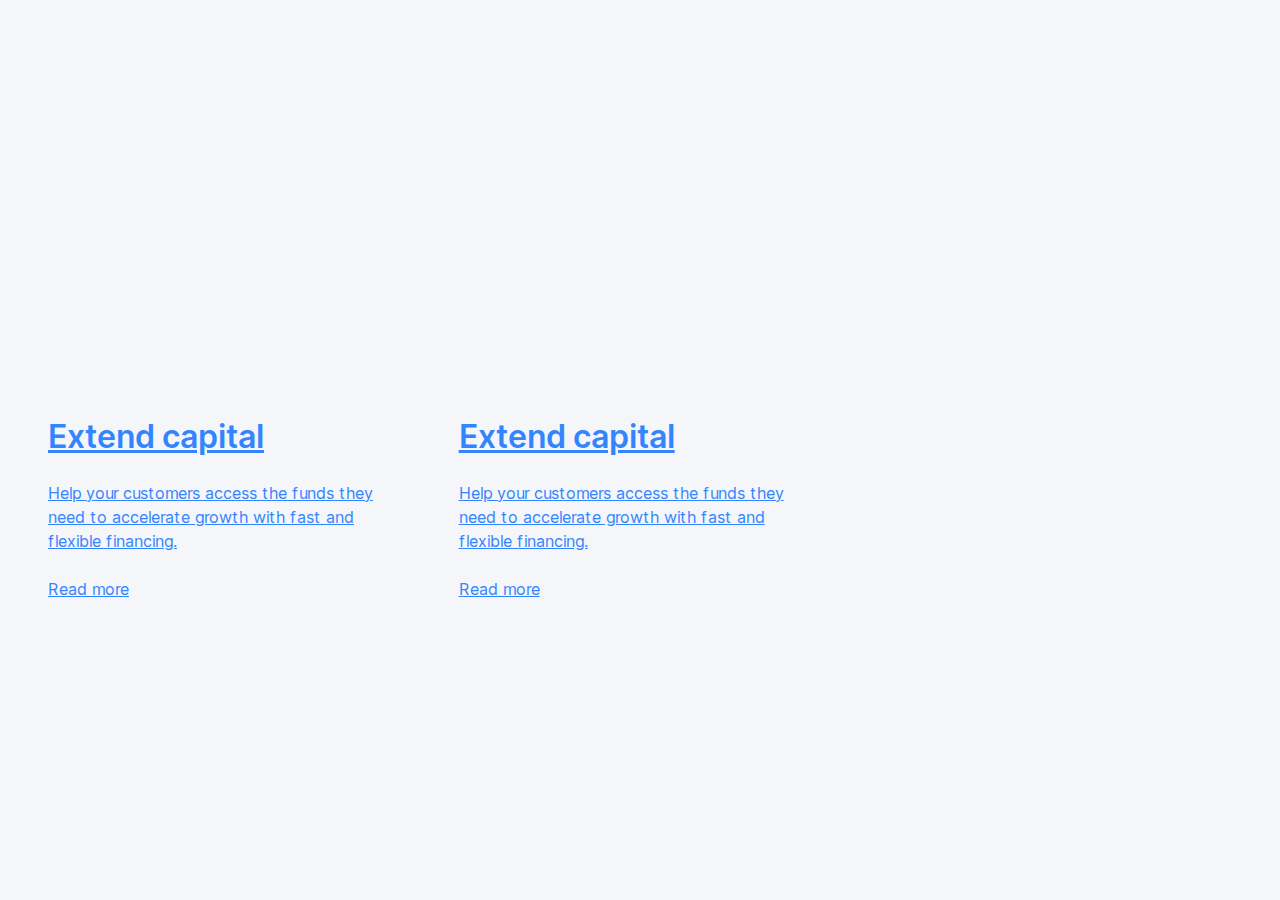
<file: cards.html>
<!doctype html>
<html lang="en">
    <head>
        <meta charset="utf-8">
        <meta http-equiv="x-ua-compatible" content="ie=edge">
        <title>Blockport - Sign in</title>
        <meta name="description" content="This is my HTML5 boilerplate.">
        <meta name="viewport" content="width=device-width, initial-scale=1.0">
        <meta name="msapplication-TileColor" content="#3385FF">
        <meta name="theme-color" content="#3385FF">

        <link rel="apple-touch-icon" sizes="180x180" href="apple-touch-icon.png">
        <link rel="icon" type="image/png" sizes="32x32" href="favicon-32x32.png">
        <link rel="icon" type="image/png" sizes="16x16" href="favicon-16x16.png">
        <link rel="manifest" href="site.webmanifest">
        <link rel="mask-icon" href="safari-pinned-tab.svg" color="#3385FF">

        <link rel="stylesheet" href="css/normalize.css">
		<link rel="stylesheet" href="css/screen.css">
    </head>
    <body>
        <section class="o-row o-row--lg o-row--login">
            <div class="o-container">
                <div class="o-layout o-layout--gutter-lg">
                    <div class="o-layout__item u-1-of-3-bp3">
                        <a href="#!" class="c-tent">
                            <div class="c-tent__icon-wrapper">
                                <svg class="c-tent__icon c-icon" xmlns="http://www.w3.org/2000/svg" viewBox="0 0 48 48">
                                    <g fill="none" fill-rule="evenodd">
                                        <circle class="c-icon__path c-icon__path--color-1" cx="24" cy="24" r="23"></circle>
                                        <path class="c-icon__path c-icon__path--color-2" d="M23.03 36v-3.74a11.64 11.64 0 0 1-3.77-1.07v-3.07a8.36 8.36 0 0 0 4.56 1.5c1.67 0 2.82-.86 2.82-2.11 0-3.15-7.64-1.62-7.64-7.12 0-2.25 1.59-3.94 4.03-4.48V12h2.84v3.74c1.1.1 2.23.38 3.36.9v2.98a8 8 0 0 0-4.15-1.25c-1.6 0-2.72.77-2.72 1.97 0 3 7.64 1.46 7.64 7.11 0 2.33-1.62 4.1-4.13 4.66V36h-2.84z">
                                        </path>
                                    </g>
                                </svg>
                            </div>
                            <div class="c-tent__body">
                                <div class="c-tent__content">
                                    <h2 class="c-tent__title">
                                        Extend capital
                                    </h2>
                                    <p>
                                        Help your customers access the funds they need to accelerate growth with fast and flexible financing.
                                    </p>
                                </div>
                                <div class="c-tent__action">
                                    Read more
                                </div>
                            </div>                           
                        </a>
                    </div>
                    <div class="o-layout__item u-1-of-3-bp3">
                        <a href="#!" class="c-tent">
                            <div class="c-tent__icon-wrapper">
                                <svg class="c-tent__icon c-icon" xmlns="http://www.w3.org/2000/svg" viewBox="0 0 48 48">
                                    <g fill="none" transform="translate(1 8)">
                                        <path class="c-icon__path c-icon__path--color-1"
                                            d="M44,32 L13,32 C11.8954305,32 11,31.1045695 11,30 L11,19.2 L33.455,19.2 L33.455,18 L46,18 L46,30 C46,31.1045695 45.1045695,32 44,32 Z M33.455,9 L44,9 C45.1045695,9 46,9.8954305 46,11 L46,13 L33.455,13 L33.455,9 Z">
                                        </path>
                                        <path class="c-icon__path c-icon__path--color-2"
                                            d="M33,23 L2,23 C0.8954305,23 0,22.1045695 0,21 L0,2 C0,0.8954305 0.8954305,0 2,0 L33,0 C34.1045695,0 35,0.8954305 35,2 L35,21 C35,22.1045695 34.1045695,23 33,23 Z M10,7 C10,6.44771525 9.55228475,6 9,6 L4,6 C3.44771525,6 3,6.44771525 3,7 L3,10 C3,10.5522847 3.44771525,11 4,11 L9,11 C9.55228475,11 10,10.5522847 10,10 L10,7 Z">
                                        </path>
                                    </g>
                                </svg>
                            </div>
                            <div class="c-tent__body">
                                <div class="c-tent__content">
                                    <h2 class="c-tent__title">
                                        Extend capital
                                    </h2>
                                    <p>
                                        Help your customers access the funds they need to accelerate growth with fast and flexible financing.
                                    </p>
                                </div>
                                <div class="c-tent__action">
                                    Read more
                                </div>
                            </div>                           
                        </a>
                    </div>
                </div>                
            </div>
        </section>
    </body>
</html>
</file>
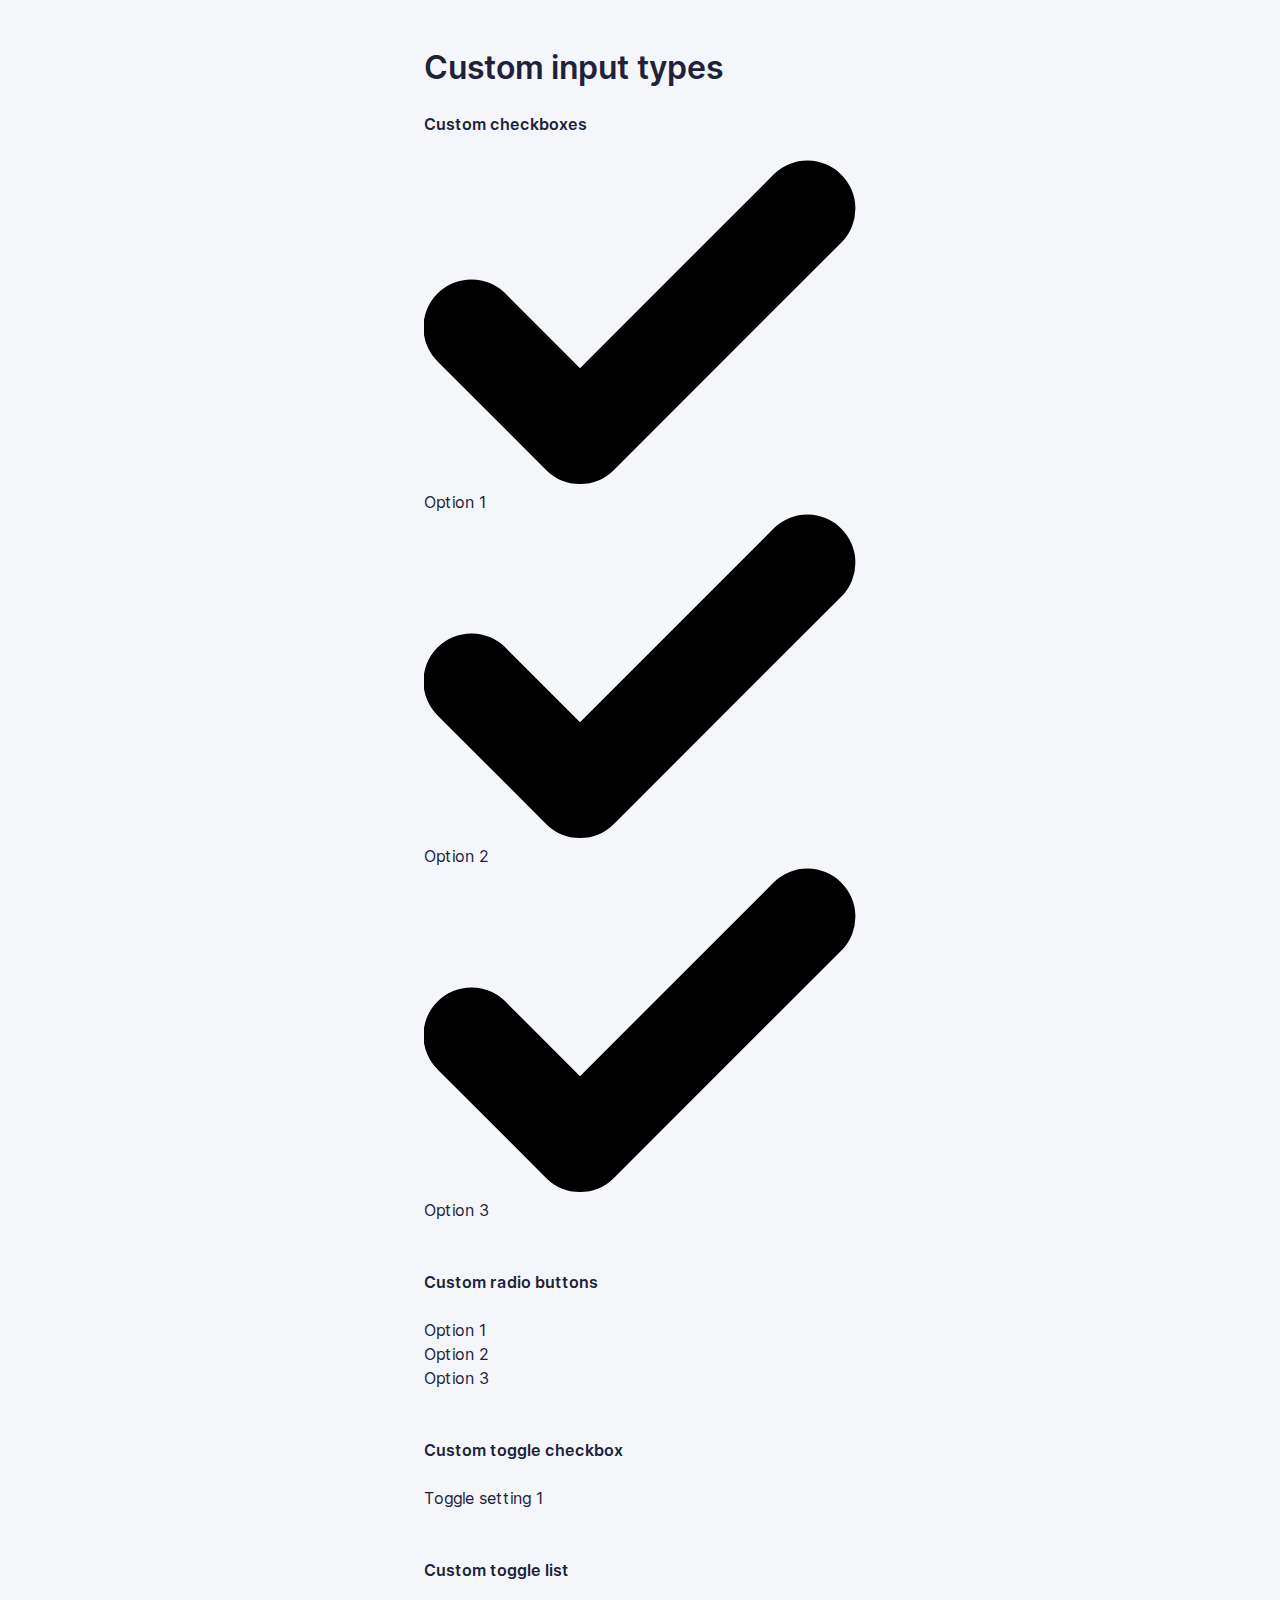
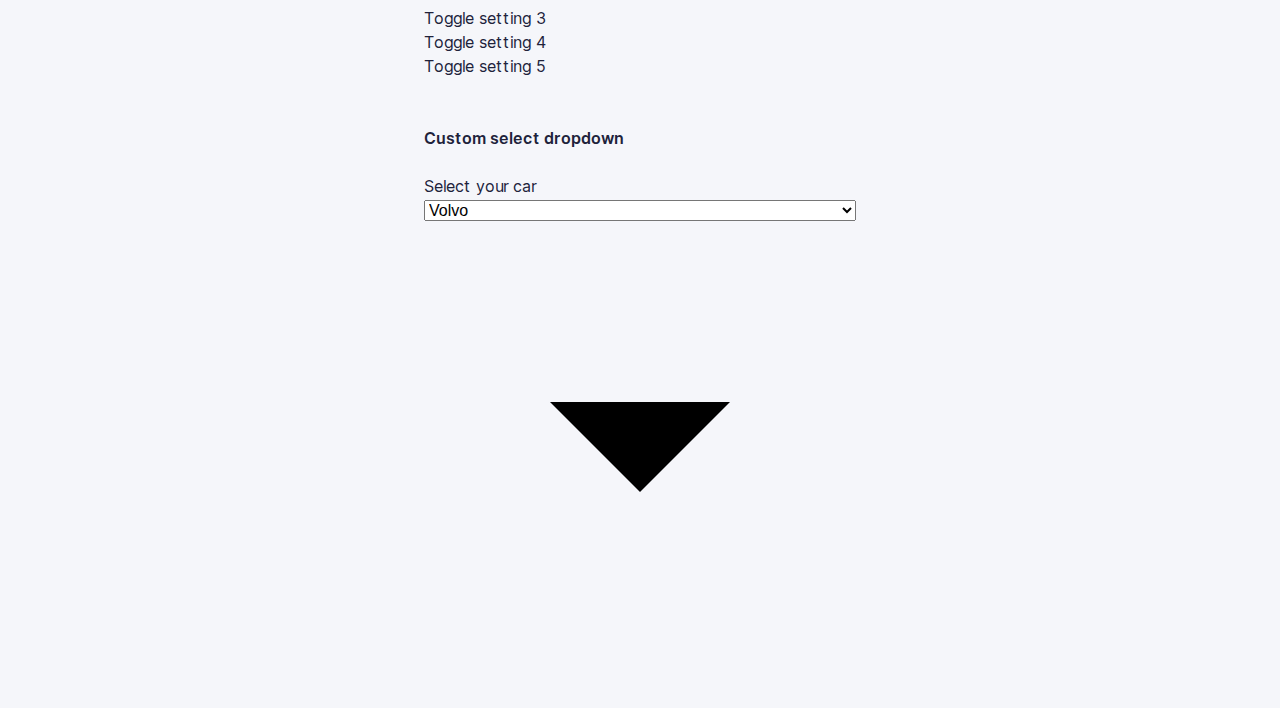
<file: inputs.html>
<!DOCTYPE html>
<html lang="en">

<head>
  <meta charset="utf-8" />
  <meta http-equiv="x-ua-compatible" content="ie=edge" />
  <title>Blockport - Custom input types</title>
  <meta name="description" content="This is my HTML5 boilerplate." />
  <meta name="viewport" content="width=device-width, initial-scale=1.0" />
  <meta name="msapplication-TileColor" content="#3385FF" />
  <meta name="theme-color" content="#3385FF" />

  <link rel="apple-touch-icon" sizes="180x180" href="apple-touch-icon.png" />
  <link rel="icon" type="image/png" sizes="32x32" href="favicon-32x32.png" />
  <link rel="icon" type="image/png" sizes="16x16" href="favicon-16x16.png" />
  <link rel="manifest" href="site.webmanifest" />
  <link rel="mask-icon" href="safari-pinned-tab.svg" color="#3385FF" />

  <link rel="stylesheet" href="/css/normalize.css" />
  <link rel="stylesheet" href="/css/screen.css" />
</head>

<body>
  <section class="o-row o-row--lg o-row--login o-row--beta">
    <div class="o-container u-max-width-xs">
      <form class="c-card" action="#">
        <div class="c-card__body">
          <h2 class="c-card__title">Custom input types</h2>
          <div class="o-section">
            <!-- Custom checkboxes -->
            <h5>Custom checkboxes</h5>
            <ul class="o-list c-option-list">
              <li class="c-form-field c-form-field--option c-option-list__item">
                <input class="o-hide-accessible c-option c-option--hidden" type="checkbox" id="checkbox1" checked />
                <label class="c-label c-label--option c-custom-option" for="checkbox1">
                  <span class="c-custom-option__fake-input c-custom-option__fake-input--checkbox">
                    <svg class="c-custom-option__symbol" xmlns="http://www.w3.org/2000/svg" viewBox="0 0 9 6.75">
                      <path
                        d="M4.75,9.5a1,1,0,0,1-.707-.293l-2.25-2.25A1,1,0,1,1,3.207,5.543L4.75,7.086,8.793,3.043a1,1,0,0,1,1.414,1.414l-4.75,4.75A1,1,0,0,1,4.75,9.5"
                        transform="translate(-1.5 -2.75)" />
                    </svg>
                  </span>
                  Option 1
                </label>
              </li>
              <li class="c-form-field c-form-field--option c-option-list__item">
                <input class="o-hide-accessible c-option c-option--hidden" type="checkbox" id="checkbox2" />
                <label class="c-label c-label--option c-custom-option" for="checkbox2">
                  <span class="c-custom-option__fake-input c-custom-option__fake-input--checkbox">
                    <svg class="c-custom-option__symbol" xmlns="http://www.w3.org/2000/svg" viewBox="0 0 9 6.75">
                      <path
                        d="M4.75,9.5a1,1,0,0,1-.707-.293l-2.25-2.25A1,1,0,1,1,3.207,5.543L4.75,7.086,8.793,3.043a1,1,0,0,1,1.414,1.414l-4.75,4.75A1,1,0,0,1,4.75,9.5"
                        transform="translate(-1.5 -2.75)" />
                    </svg>
                  </span>
                  Option 2
                </label>
              </li>
              <li class="c-form-field c-form-field--option c-option-list__item">
                <input class="o-hide-accessible c-option c-option--hidden" type="checkbox" id="checkbox3" />
                <label class="c-label c-label--option c-custom-option" for="checkbox3">
                  <span class="c-custom-option__fake-input c-custom-option__fake-input--checkbox">
                    <svg class="c-custom-option__symbol" xmlns="http://www.w3.org/2000/svg" viewBox="0 0 9 6.75">
                      <path
                        d="M4.75,9.5a1,1,0,0,1-.707-.293l-2.25-2.25A1,1,0,1,1,3.207,5.543L4.75,7.086,8.793,3.043a1,1,0,0,1,1.414,1.414l-4.75,4.75A1,1,0,0,1,4.75,9.5"
                        transform="translate(-1.5 -2.75)" />
                    </svg>
                  </span>
                  Option 3
                </label>
              </li>
            </ul>
          </div>
          <div class="o-section">
            <!-- Custom radio buttons -->
            <h5>Custom radio buttons</h5>
            <ul class="o-list c-option-list">
              <li class="c-form-field c-form-field--option c-option-list__item">
                <input class="o-hide-accessible c-option c-option--hidden" type="radio" name="radios" id="radio1" />
                <label class="c-label c-label--option c-custom-option" for="radio1">
                  <span class="c-custom-option__fake-input c-custom-option__fake-input--radio">
                    <span class="c-custom-option__symbol"></span>
                  </span>
                  Option 1
                </label>
              </li>
              <li class="c-form-field c-form-field--option c-option-list__item">
                <input class="o-hide-accessible c-option c-option--hidden" type="radio" name="radios" id="radio2" />
                <label class="c-label c-label--option c-custom-option" for="radio2">
                  <span class="c-custom-option__fake-input c-custom-option__fake-input--radio">
                    <span class="c-custom-option__symbol"></span>
                  </span>
                  Option 2
                </label>
              </li>
              <li class="c-form-field c-form-field--option c-option-list__item">
                <input class="o-hide-accessible c-option c-option--hidden" type="radio" name="radios" id="radio3" />
                <label class="c-label c-label--option c-custom-option" for="radio3">
                  <span class="c-custom-option__fake-input c-custom-option__fake-input--radio">
                    <span class="c-custom-option__symbol"></span>
                  </span>
                  Option 3
                </label>
              </li>
            </ul>
          </div>
          <div class="o-section">
            <!-- Custom toggle checkboxes -->
            <h5>Custom toggle checkbox</h5>
            <p>
              <input class="o-hide-accessible c-option c-option--hidden" type="checkbox" id="toggle1" />
              <label class="c-label c-label--option c-custom-toggle" for="toggle1">
                <span class="c-custom-toggle__fake-input"> </span>
                Toggle setting 1
              </label>
            </p>
          </div>
          <div class="o-section">
            <h5>Custom toggle list</h5>
            <ul class="o-list c-custom-toggle-list">
              <li class="c-custom-toggle-list__item">
                <input class="o-hide-accessible c-option c-option--hidden" type="checkbox" id="toggle3" />
                <label class="c-label c-label--option c-custom-toggle c-custom-toggle--inverted" for="toggle3">
                  <span class="c-custom-toggle__fake-input"> </span>
                  Toggle setting 3
                </label>
              </li>
              <li class="c-custom-toggle-list__item">
                <input class="o-hide-accessible c-option c-option--hidden" type="checkbox" id="toggle4" checked />
                <label class="c-label c-label--option c-custom-toggle c-custom-toggle--inverted" for="toggle4">
                  <span class="c-custom-toggle__fake-input"> </span>
                  Toggle setting 4
                </label>
              </li>
              <li class="c-custom-toggle-list__item">
                <input class="o-hide-accessible c-option c-option--hidden" type="checkbox" id="toggle5" />
                <label class="c-label c-label--option c-custom-toggle c-custom-toggle--inverted" for="toggle5">
                  <span class="c-custom-toggle__fake-input"> </span>
                  Toggle setting 5
                </label>
              </li>
            </ul>
          </div>
          <div class="o-section">
            <!-- Custom select -->
            <h5>Custom select dropdown</h5>
            <p class="c-form-field">
              <label class="c-label" for="select1"> Select your car </label>
              <span class="c-custom-select">
                <select class="c-input c-custom-select__input" class="" name="select1" id="select1">
                  <option value="volvo">Volvo</option>
                  <option value="saab">Saab</option>
                  <option value="mercedes">Mercedes</option>
                  <option value="audi">Audi</option>
                </select>
                <svg class="c-custom-select__symbol" xmlns="http://www.w3.org/2000/svg" viewBox="0 0 24 24">
                  <path d="M7,10l5,5,5-5Z" />
                </svg>
              </span>
            </p>
          </div>
        </div>
      </form>
    </div>
  </section>
</body>

</html>
</file>
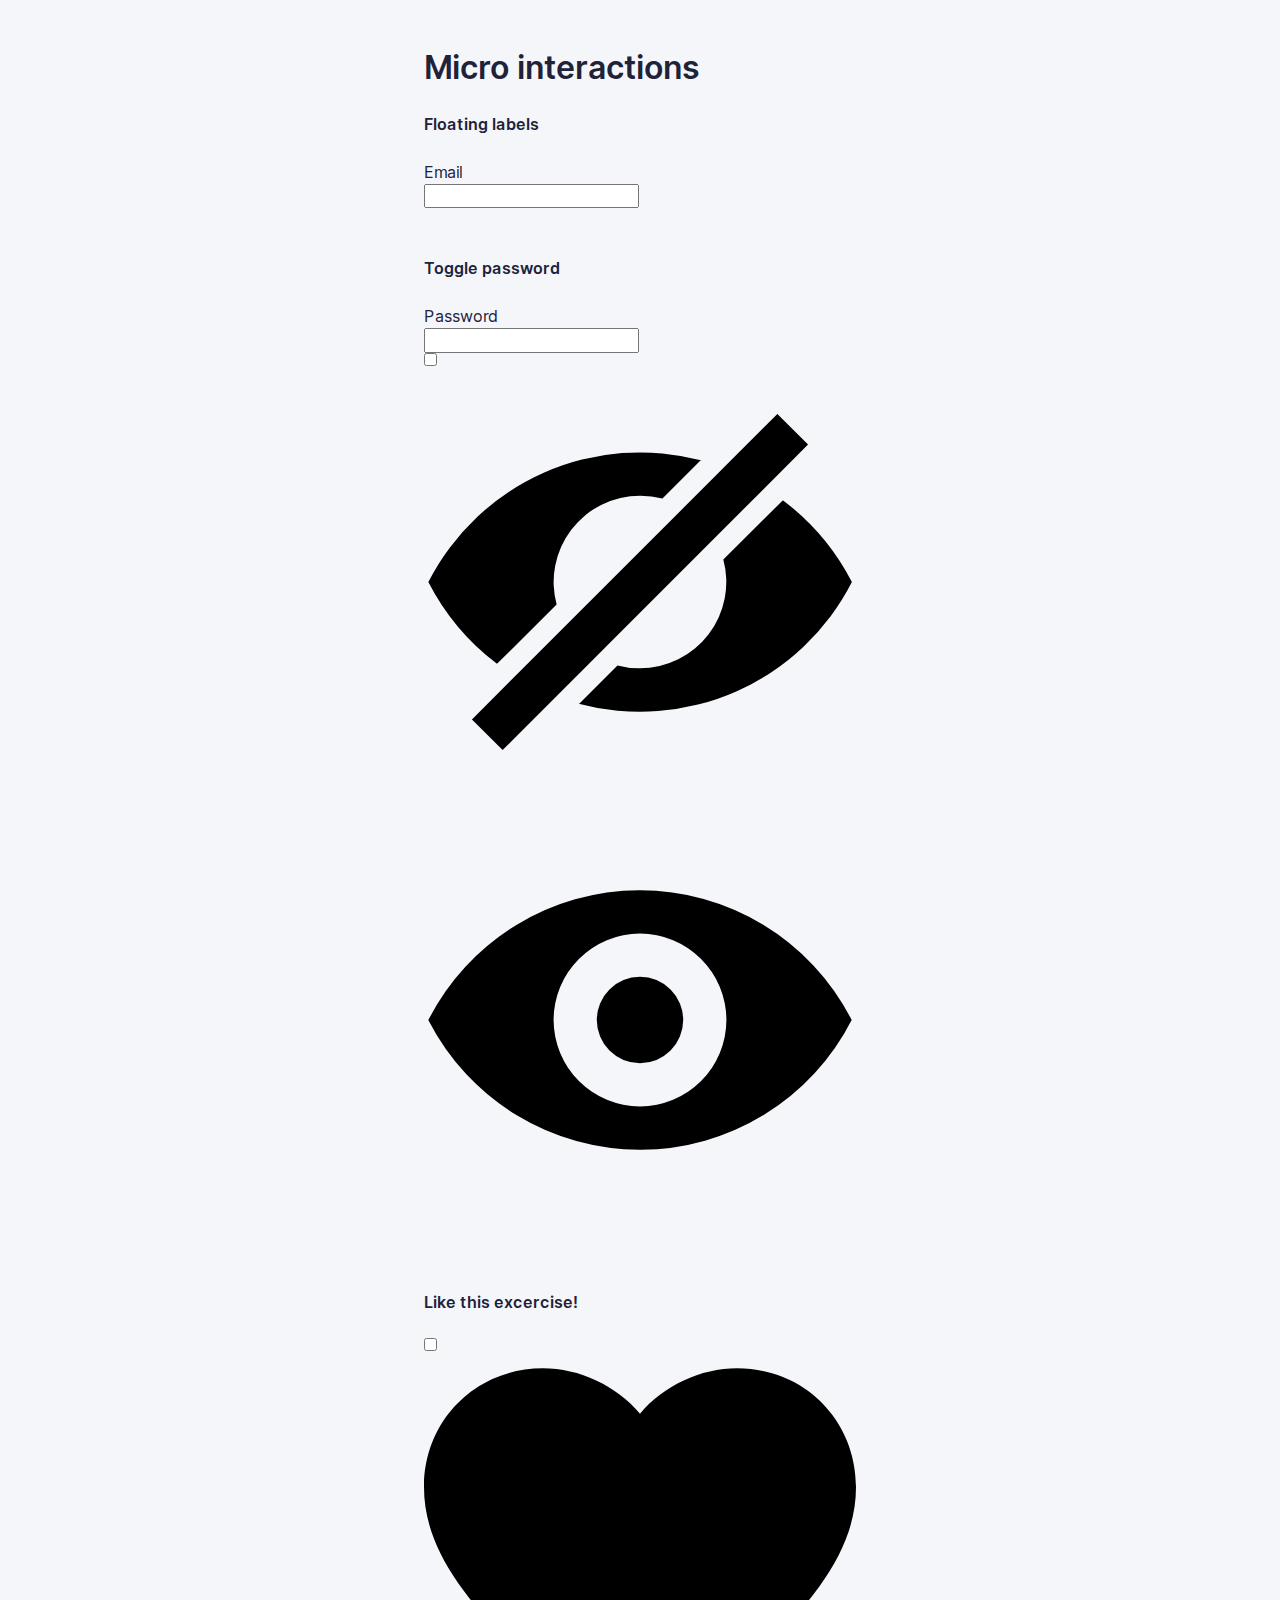
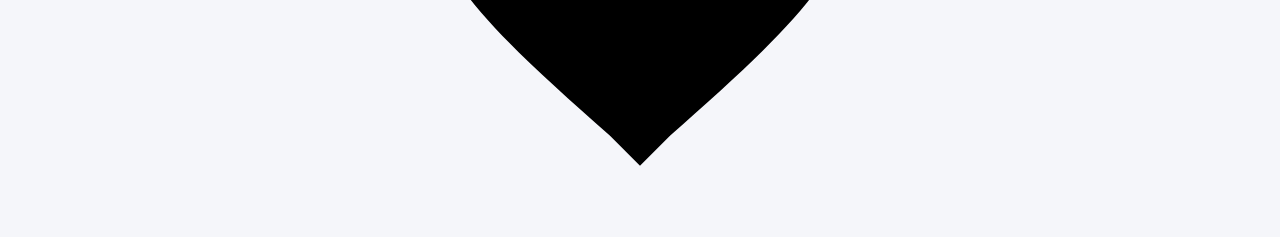
<file: interactions.html>
<!doctype html>
<html lang="en">

<head>
    <meta charset="utf-8">
    <meta http-equiv="x-ua-compatible" content="ie=edge">
    <title>Blockport - Custom input types</title>
    <meta name="description" content="This is my HTML5 boilerplate.">
    <meta name="viewport" content="width=device-width, initial-scale=1.0">
    <meta name="msapplication-TileColor" content="#3385FF">
    <meta name="theme-color" content="#3385FF">

    <link rel="apple-touch-icon" sizes="180x180" href="apple-touch-icon.png">
    <link rel="icon" type="image/png" sizes="32x32" href="favicon-32x32.png">
    <link rel="icon" type="image/png" sizes="16x16" href="favicon-16x16.png">
    <link rel="manifest" href="site.webmanifest">
    <link rel="mask-icon" href="safari-pinned-tab.svg" color="#3385FF">

    <link rel="stylesheet" href="css/normalize.css">
    <link rel="stylesheet" href="css/screen.css">
</head>

<body>
    <section class="o-row o-row--lg o-row--login o-row--beta">
        <div class="o-container u-max-width-xs">
            <form class="c-card" action="#">
                <div class="c-card__body">
                    <h2 class="c-card__title">
                        Micro interactions
                    </h2>
                    <div class="o-section">
                        <h5>
                            Floating labels
                        </h5>
                        <p class="c-form-field">
                            <label class="c-label" for="username">
                                Email
                            </label>
                            <input class="c-input" type="email" name="username"
                                   id="username"
                                   required>
                        </p>
                    </div>
                    <div class="o-section">
                        <h5>
                            Toggle password
                        </h5>
                        <p class="c-form-field">
                            <label class="c-label" for="password">
                                Password
                            </label>
                            <span class="c-toggle-password-container">
                                <input class="c-input" type="password"
                                       name="password" id="password" required>
                                <span class="c-toggle-password">
                                    <input class="c-toggle-password__checkbox"
                                           type="checkbox" id="togglePassword">
                                    <label class="c-toggle-password__label"
                                           for="togglePassword">
                                        <svg class="c-toggle-password__icon c-toggle-password__icon--hide"
                                             xmlns="http://www.w3.org/2000/svg"
                                             viewBox="0 0 20 20">
                                            <path
                                                  d="M19.009,73.18l-1.77,1.78a3.908,3.908,0,0,0-1.037-.137,4,4,0,0,0-3.857,5.065l-.007-.028-2.76,2.75A11.106,11.106,0,0,1,6.4,78.82,11.014,11.014,0,0,1,19.076,73.2L19,73.18Zm3.8,1.85a11.163,11.163,0,0,1,3.2,3.79,11.014,11.014,0,0,1-12.7,5.622l.077.018,1.77-1.78a3.907,3.907,0,0,0,1.037.137,4,4,0,0,0,3.857-5.065l.007.028,2.76-2.75Zm-.25-3.99,1.42,1.42L9.839,86.6l-1.42-1.42Z"
                                                  transform="translate(-6.199 -68.82)" />
                                        </svg>
                                        <svg class="c-toggle-password__icon c-toggle-password__icon--show"
                                             xmlns="http://www.w3.org/2000/svg"
                                             viewBox="0 0 20 20">
                                            <path
                                                  d="M6.4,133.876a11,11,0,0,1,19.571-.061l.029.061a11,11,0,0,1-19.571.061l-.029-.061Zm9.8,4a4,4,0,1,0,0-8h0a4,4,0,0,0,0,8Zm0-2a2,2,0,0,1,0-4h0a2,2,0,1,1,0,4Z"
                                                  transform="translate(-6.2 -123.876)" />
                                        </svg>
                                        <span class="o-hide-accessible">
                                            Show password
                                        </span>
                                    </label>
                                </span>
                            </span>
                        </p>
                    </div>
                    <div class="o-section">
                        <h5>
                            Like this excercise!
                        </h5>
                        <p>
                            <input type="checkbox" />
                            <label>
                                <svg
                                     xmlns="http://www.w3.org/2000/svg"
                                     xmlns:xlink="http://www.w3.org/1999/xlink"
                                     version="1.1"
                                     viewBox="0 0 510 510"
                                     xml:space="preserve">
                                    <path
                                          d="M255,489.6l-35.7-35.7C86.7,336.6,0,257.55,0,160.65C0,81.6,61.2,20.4,140.25,20.4c43.35,0,86.7,20.4,114.75,53.55 C283.05,40.8,326.4,20.4,369.75,20.4C448.8,20.4,510,81.6,510,160.65c0,96.9-86.7,175.95-219.3,293.25L255,489.6z" />
                                </svg>
                            </label>
                        </p>
                    </div>
                </div>
            </form>
        </div>
    </section>
</body>

</html>
</file>
<file: css/screen.css>
/*------------------------------------*\
#FONTS
\*------------------------------------*/

@font-face {
  font-family: "Inter Web";
  font-weight: 400;
  src: url("../fonts/Inter-Regular.woff2") format("woff2");
}

@font-face {
  font-family: "Inter Web";
  font-weight: 600;
  src: url("../fonts/Inter-SemiBold.woff2") format("woff2");
}

/*------------------------------------*\
#Variables
\*------------------------------------*/

:root {
  /* Global colors */
  --global-color-alpha-light: #4f95ff;
  --global-color-alpha: #3385ff;
  --global-color-alpha-dark: #2e77e6;
  --global-color-alpha-x-dark: #1b4186;
  --global-color-alpha-transparent: #3385ffbf;
  --global-color-alpha-x-transparent: #3385ff4d;

  --global-color-neutral-xxxx-light: #f5f6fa;
  --global-color-neutral-xxx-light: #e2e3e7;
  --global-color-neutral-xx-light: #caccd4;
  --global-color-neutral-x-light: #b5b6c0;
  --global-color-neutral-light: #a0a1ad;
  --global-color-neutral: #8b8c9a;
  --global-color-neutral-dark: #757787;
  --global-color-neutral-x-dark: #606274;
  --global-color-neutral-xx-dark: #4b4c60;
  --global-color-neutral-xxx-dark: #35374d;
  --global-color-neutral-xxxx-dark: #20223a;

  /* global page settings */
  --global-html-color: var(--global-color-neutral-xxxx-dark);
  --global-html-backgroundColor: var(--global-color-neutral-xxxx-light);
  --global-selection-backgroundColor: var(--global-color-alpha);

  /* borders */
  --global-borderRadius: 3px;
  --global-borderWidth: 1px;

  /* transitions */
  --global-transitionTiming-alpha: 0.1s ease-out;

  /* Baseline settings */
  --global-baseline: 0.5rem;
  --global-whitespace: calc(var(--global-baseline) * 3); /* 24 */
  /* = 24px */

  --global-whitespace-xs: calc(var(--global-baseline) / 2); /* 4 */
  /* = 4px */
  --global-whitespace-sm: calc(var(--global-baseline) * 1); /* 8 */
  /*  = 8px */
  --global-whitespace-md: calc(var(--global-baseline) * 2); /* 16 */
  /*  = 16px */
  --global-whitespace-lg: calc(var(--global-baseline) * 4); /* 32 */
  /*  = 32px */
  --global-whitespace-xl: calc(var(--global-whitespace) * 2); /* 48 */
  /*  = 48px */
  --global-whitespace-xxl: calc(var(--global-whitespace) * 3); /* 72 */
  /*  = 72px */

  /* forms */
  --global-placeholder-color: var(--global-color-neutral-x-light); 
  --global-input-backgroundColor: White;
  --global-input-color: var(--global-color-neutral-xxxx-dark);
  --global-input-borderColor: var(--global-color-neutral-xxx-light);
  --global-input-hover-borderColor: var(--global-color-neutral-xx-light);
  --global-input-focus-borderColor: var(--global-color-alpha);
  --global-input-focus-boxShadowColor: var(--global-color-alpha-x-transparent);
  --global-input-focus-boxShadow: 0 0 0 3px var(--global-input-focus-boxShadowColor);
}

/*------------------------------------*\
#GENERIC
\*------------------------------------*/

/*
    Generic: Page
    ---
    Global page styles + universal box-sizing:
*/

html {
  background-color: var(--global-html-backgroundColor);
  color: var(--global-html-color);
  line-height: 1.5;
  font-family: "Inter Web", Helvetica, arial, sans-serif;
  box-sizing: border-box;
  -webkit-font-smoothing: antialiased;
  -moz-osx-font-smoothing: grayscale;
}

*,
*:before,
*:after {
  box-sizing: inherit;
}

/*
* Remove text-shadow in selection highlight:
* https://twitter.com/miketaylr/status/12228805301
*
* Customize the background color to match your design.
*/

::-moz-selection {
  background: var(--global-selection-backgroundColor);
  color: white;
  text-shadow: none;
}

::selection {
  background: var(--global-selection-backgroundColor);
  color: white;
  text-shadow: none;
}

/*------------------------------------*\
#Elements
\*------------------------------------*/

/*
Elements: Images
---
Default markup for images to make them responsive
*/

img {
  max-width: 100%;
  vertical-align: top;
}

/*
    Elements: typography
    ---
    Default markup for typographic elements
*/

h1,
h2,
h3 {
  font-weight: 600;
}

h1 {
  font-size: 2.25rem;
  line-height: 3rem;
  margin: 0 0 var(--global-whitespace);
}

h2 {
  font-size: 2rem;
  line-height: 2.5rem;
  margin: 0 0 var(--global-whitespace);
}

h3 {
  font-size: 1.625rem;
  line-height: 2rem;
  margin: 0 0 var(--global-whitespace);
}

h4,
h5,
h6 {
  font-size: 1rem;
  font-weight: 600;
  line-height: 1.5rem;
  margin: 0 0 var(--global-whitespace);
}

p,
ol,
ul,
dl,
table,
address,
figure {
  margin: 0 0 var(--global-whitespace);
}

ul,
ol {
  padding-left: var(--global-whitespace);
}

li ul,
li ol {
  margin-bottom: 0;
}

blockquote {
  font-style: normal;
  font-size: 1.438rem;
  line-height: 2rem;
  margin: 0 0 var(--global-whitespace);
}

blockquote * {
  font-size: inherit;
  line-height: inherit;
}

figcaption {
  font-weight: 400;
  font-size: 0.75rem;
  line-height: 1rem;
  margin-top: var(--global-whitespace-sm);
}

hr {
  border: 0;
  height: 1px;
  background: LightGrey;
  margin: 0 0 var(--global-whitespace);
}

a,
a:visited {
  transition: all var(--global-transitionTiming-alpha);
  color: var(--global-color-alpha);
  outline-color: var(--global-link-BoxShadowColor);
  outline-width: medium;
  outline-offset: 2px;
}

a:hover,
a:focus {
  color: var(--global-color-alpha-light);
}

a:active {
  color: var(--global-color-alpha-dark);
}

label,
input {
  display: block;
}

select {
  width: 100%;
}

input::placeholder {
  color: var(--global-placeholder-color);
}

/*------------------------------------*\
#OBJECTS
\*------------------------------------*/

/*
    Objects: Row
    ---
    Creates a horizontal row that stretches the viewport and adds padding around children
*/

.o-row {
  position: relative;
  padding: var(--global-whitespace-xl) var(--global-whitespace-xl);
}

.o-row-header {
  border-bottom: 0.3px solid #0d141a;
  border-bottom: 1px solid rgba(13, 26, 26, 0.1);
  padding: var(--global-whitespace) var(--global-whitespace) var(--global-whitespace) var(--global-whitespace);
  /* Background color */
  background-color: rgba(255, 255, 255, 0.9);
  /* Set element over other elements */
  z-index: 50;
  /* Margin under border */
  margin-bottom: var(--global-whitespace-xl);
  /* Stick to top */
  position: sticky;
  top: 0;
}

/* size modifiers */
.o-row--lg {
  padding-top: var(--global-whitespace-xl);
  padding-bottom: var(--global-whitespace);
}

.o-row--xl {
  padding-top: var(--global-whitespace-xxl);
  padding-bottom: var(--global-whitespace-xl);
}

@media (max-width: 768px) {
  .o-row {
    position: relative;
    padding: var(--global-whitespace-lg) var(--global-whitespace-lg);
  }

  .o-row-header {
    margin-bottom: var(--global-whitespace-lg);

  }
}

/*
    Objects: Container
    ---
    Creates a horizontal container that sets de global max-width
*/

.o-container {
  margin-left: auto;
  margin-right: auto;
  max-width: 79.5em;
  /* 79.5 * 16px = 1272 */
  width: 100%;
}

/*
    Objects: section
    ---
    Creates vertical whitespace between adjacent sections inside a row
*/

.o-section {
  position: relative;
}

.o-section+.o-section {
  padding-top: var(--global-whitespace);
}

@media (min-width: 768px) {

  .o-section--lg+.o-section--lg,
  .o-section--xl+.o-section--xl {
    padding-top: var(--global-whitespace-xl);
  }
}

@media (min-width: 992px) {
  .o-section--xl+.o-section--xl {
    padding-top: var(--global-whitespace-xxl);
  }
}

/*
    Objects: Layout
    ---
    The layout object provides us with a column-style layout system. This object
    contains the basic structural elements, but classes should be complemented
    with width utilities
*/

.o-layout {
  display: flex;
  flex-wrap: wrap;
}

.o-layout__item {
  width: 100%;
}

/* gutter modifiers, these affect o-layout__item too */

.o-layout--gutter {
  margin: 0 -12px;
}

.o-layout--gutter>.o-layout__item {
  padding: 0 calc(var(--global-whitespace) / 2);
}

.o-layout--gutter-sm {
  margin: 0 -6px;
}

.o-layout--gutter-sm>.o-layout__item {
  padding: 0 6px;
}

.o-layout--gutter-lg {
  margin: 0 -24px;
}

.o-layout--gutter-lg>.o-layout__item {
  padding: 0 var(--global-whitespace);
}

.o-layout--gutter-xl {
  margin: 0 -48px;
}

.o-layout--gutter-xl>.o-layout__item {
  padding: 0 var(--global-whitespace-xl);
}

/* reverse horizontal row modifier */

.o-layout--row-reverse {
  flex-direction: row-reverse;
}

/* Horizontal alignment modifiers*/

.o-layout--justify-start {
  justify-content: flex-start;
}

.o-layout--justify-end {
  justify-content: flex-end;
}

.o-layout--justify-center {
  justify-content: center;
}

.o-layout--justify-space-around {
  justify-content: space-around;
}

.o-layout--justify-space-evenly {
  justify-content: space-evenly;
}

.o-layout--justify-space-between {
  justify-content: space-between;
}

/* Vertical alignment modifiers */

.o-layout--align-start {
  align-items: flex-start;
}

.o-layout--align-end {
  align-items: flex-end;
}

.o-layout--align-center {
  align-items: center;
}

.o-layout--align-baseline {
  align-items: baseline;
}

/* Vertical alignment modifiers that only work if there is one than one flex item */

.o-layout--align-content-start {
  align-content: start;
}

.o-layout--align-content-end {
  align-content: end;
}

.o-layout--align-content-center {
  align-content: center;
}

.o-layout--align-content-space-around {
  align-content: space-around;
}

.o-layout--align-content-space-between {
  align-content: space-between;
}

/*
    Objects: List
    ---
    Small reusable object to remove default list styling from lists
*/

.o-list {
  list-style: none;
  padding: 0;
}

/*
    Object: Button reset
    ---
    Small button reset object
*/

.o-button-reset {
  border: none;
  margin: 0;
  padding: 0;
  width: auto;
  overflow: visible;
  background: transparent;

  /* inherit font & color from ancestor */
  color: inherit;
  font: inherit;

  /* Normalize `line-height`. Cannot be changed from `normal` in Firefox 4+. */
  line-height: normal;

  /* Corrects font smoothing for webkit */
  -webkit-font-smoothing: inherit;
  -moz-osx-font-smoothing: inherit;

  /* Corrects inability to style clickable `input` types in iOS */
  -webkit-appearance: none;
}

/*
    Object: Hide accessible
    ---
    Accessibly hide any element
*/

.o-hide-accessible {
  position: absolute;
  width: 1px;
  height: 1px;
  padding: 0;
  margin: -1px;
  overflow: hidden;
  clip: rect(0, 0, 0, 0);
  border: 0;
}

/*
    Object: Grid system
    ---
    Creates objecs for the grid system

*/

.o-girdcontainer {
  display: grid;
  row-gap: 2rem;
  column-gap: 2rem;
  /* grid-template-columns: repeat(3, 1fr); */
  grid-template-columns: repeat(auto-fill, minmax(18.75rem, 1fr));
}

/* Phone */

/*------------------------------------*\
#COMPONENTS
\*------------------------------------*/

/* 
    Component: custom scrollbar
    --- 
    custom nicer scrollbar for website
*/

.fill {
  fill: white;
  animation: mymove 3s;
}

::-webkit-scrollbar {
  width: 20px;
}

::-webkit-scrollbar-track {
  background-color: transparent;
}

::-webkit-scrollbar-thumb {
  background-color: #d6dee1;
  border-radius: 20px;
  border: 6px solid transparent;
  background-clip: content-box;
}

::-webkit-scrollbar-thumb:hover {
  background-color: #a8bbbf;
}

/* 
    Component: Card compontent
    --- 
    Main nav of site
*/

/* Ghost card */
.c-card-photo--ghost {
  background-color: lightgray;  
  aspect-ratio: 1/1;
  width: 100%;
  margin-bottom: 8px;
}


.c-card-text--ghost {
  background-color: lightgray;
  width: auto;
  height: 48px;
}

.c-card {
  transition: 0.3s;
  pointer-events: none;
}

.c-card-photo {
  /* Round the corners */
  border-radius: 5px;
  aspect-ratio: 1/1;
  background-color: lightgray;
  display: block;
  width: 100%;
}

.c-card:hover {
  box-shadow: 0 8px 16px 0 rgba(0, 0, 0, 0.2);
}

.c-card-text {
  /* Margin top bottem 24px */
  margin: var(--global-whitespace-sm) 0;

  /* Set two things next to each other */
  display: flex;
  flex-direction: row;
  justify-content: space-between;
  /* Center on the y axis */
  align-items: center;

}

.c-card-caption {
  /* Typography */
  font-size: 1rem;
  font-weight: 500;
  line-height: 1.5;
  /* Center them on the y axis */
  align-items: center;
}

.c-card-title {
  /* Center text to left */
  text-align: left;
  /* Font size 16px */
  font-size: 1rem;
  /* Line height 24px */
  line-height: 1.5rem;
  /* Font weight 400 */
  font-weight: 400;
}

.c-card-icon {
  height: 2.5rem;
  width: 2.5rem;
}

.c-card-description {
  /* Center text to left */
  text-align: left;
  /* Font size 16px */
  font-size: 0.8rem;
  /* Line height 24px */
  line-height: 1.5rem;
  /* Font weight 400 */
  font-weight: 400;
}

/* 
    Component: Logo
    --- 
    Logo of site
*/

.c-logo {
  font-family: gin, serif;
  font-weight: 400;
  font-style: normal;
  height: var(--global-whitespace);
  display: flex;
  align-items: center;
}

.c-logo__symbol {
  height: 2.5rem;
  width: 2.5rem;
}

.c-logo__svg {
  height: 100%;
}

/* 
    Component: Nav
    --- 
    Main nav of site
*/

.c-header {
  display: flex;
  justify-content: space-between;
  align-items: center;
}

.c-header__nav {
  display: none;
}

.c-header__mobile-nav-trigger {
  display: block;
}

@media (min-width: 62rem) {
  .c-header__nav {
    display: block;
  }

  .c-header__mobile-nav-trigger {
    display: none;
  }
}

/*
    Component: Nav
    ---
    Main navigation of the site
*/

.c-nav {
  font-size: 1rem;
  line-height: 1.5rem;
}

.c-nav__link {
  text-decoration: none;
  font-weight: 500;
  display: block;
  font-size: 1rem;
}

.c-nav__link,
.c-nav__link:visited,
.c-nav__link:active {
  color: #0d121a;
}

.c-nav__link--meta,
.c-nav__link--meta:visited,
.c-nav__link--meta:active {
  text-decoration: none;
  color: #006aff;
}

.c-nav__link:hover,
.c-nav__link:focus {
  color: #0055cc;
}

@media (min-width: 62rem) {
  .c-nav__list {
    display: flex;
    gap: var(--global-whitespace-lg);
  }

  .c-nav__link {
    padding: var(--global-whitespace-sm) var(--global-whitespace-md);
  }
}

.c-nav__link_active {
  color: #0055cc !important;
}

/*
    Component: Modal
    ---
    A modal overlay
*/

/* Background */
.c-model {
  position: fixed;
  z-index: 100;
  left: 0;
  top: 0;
  height: 100%;
  width: 100%;
  overflow: auto;
  
  background-color: rgba(0, 0, 0, 0.571);
  opacity: 0;
  visibility: hidden;
  -webkit-transition: opacity 0.3s 0s, visibility 0s 0.3s;
  -moz-transition: opacity 0.3s 0s, visibility 0s 0.3s;
  transition: opacity 0.3s 0s, visibility 0s 0.3s;
}

/* Modal */
.c-model.is-visible {
  opacity: 1;
  visibility: visible;
  -webkit-transition: opacity 0.3s 0s, visibility 0s 0s;
  -moz-transition: opacity 0.3s 0s, visibility 0s 0s;
  transition: opacity 0.3s 0s, visibility 0s 0s;
}

.c-model-container {
  position: relative;
  background-color: #fefefe;
  /* Center the modal */
  margin-left: auto;
  margin-right: auto;
  /* Width of the modal */
  max-width: 60%;
  /* Box shadow */
  box-shadow: 0 5px 8px 0 rgb(0, 0, 0, 0.2), 0 7px 20px 0 rgb(0, 0, 0, 0.17);

  /* round corners */
  /* -webkit-border-radius: 4px;
  -moz-border-radius: 4px; */
  border-radius: 4px;

  /* -webkit-transform: translateY(-40px);
  -moz-transform: translateY(-40px);
  -ms-transform: translateY(-40px);
  -o-transform: translateY(-40px); */
  transform: translateY(-40px);

  /* Force Hardware Acceleration in WebKit */

  /* -webkit-backface-visibility: hidden;
  -webkit-transition-property: -webkit-transform;
  -moz-transition-property: -moz-transform; */
  transition-property: transform;

  /* -webkit-transition-duration: 0.3s;
  -moz-transition-duration: 0.3s; */

  transition-duration: 0.3s;
}


.is-visible .c-model-container {
  /* -webkit-transform: translateY(50%);
  -moz-transform: translateY(50%);
  -ms-transform: translateY(50%);
  -o-transform: translateY(50%); */
  transform: translateY(15%);
}


/* Mobile media query */
@media screen and (max-width: 48rem) {
  .c-model-container {
    max-width: 90%;
  }

  .is-visible .c-model-container {
    transform: translateY(5%);
  }
}

/* Header */
.c-model-header {
  display: flex;
  align-items: center;
  justify-content: space-between;
  flex-direction: row-reverse;
  color: black;
  background-color: #fefefe;
  /* Padding top left right */
  padding: var(--global-whitespace) var(--global-whitespace) 0 var(--global-whitespace);

  /* round top corners */
  border-top-left-radius: 4px;
  border-top-right-radius: 4px;
}

/* Body from modal */
.c-model-body {
  padding: var(--global-whitespace-md);
}

/* Title from modal */
.c-model-flexitem_cross {
  /* Background color light grey */
  background-color: #f3f3ff;
  /* Round backjground */
  border-radius: 100%;
  fill: black;
  cursor: pointer;
  /* Center the icon */
  display: flex;
  align-items: center;
  justify-content: center;
}

.c-model-flexitem_cross:hover,
.c-model-flexitem_cross:focus {
  scale: 1.2;
  text-decoration: none;
  cursor: pointer;
}

.c-model-image {
  /* Responsive image */
  max-width: 100%;
  max-height: 25rem;
  /* round corners */
  border-radius: 4px;

  /* Center the image */
  display: block;
  margin-left: auto;
  margin-right: auto;
}


/* Mobile first */
@media (max-width: 48rem) {
  /* Image */
  .c-model-image {
    max-height: 18.75rem;
    width: 100%;
    /* Center the image */
    margin-left: auto;
    margin-right: auto;
    /* Margin bottom */
    margin-bottom: var(--global-whitespace-md);
  }
}

/*
    Component: Modal content
    ---
    content of the modal
*/

.c-modelcontent__name {
  /* Center the text */
  text-align: center;
  font-size: 2.5rem;
  font-family: gin, serif;
  font-weight: 400;
  font-style: normal;
}

.c-modelcontent__tile {
  display: inline-block;
  color: #006aff;
  background-color: #006aff3a;
  border-radius: 4px;
  padding: var(--global-whitespace-sm) var(--global-whitespace-sm);
  /* Font size */
  font-size: 1rem;
}

.c-modelcontent__midtitle {
  font-size: 1rem;
  margin-bottom: var(--global-whitespace-sm);
  flex-basis: 50%;
  /* Center the text */
  text-align: center;
}

.c-modal-menue {
  display: flex;
  align-items: center;
  flex-direction: row;
  margin-bottom: var(--global-whitespace-sm);
  /* Border bottom */
}

.c-modal-buttons {
  flex-basis: 50%;
  border-bottom: 1px solid black;
  opacity: 0.5;
}

/*
    Custom option
    ---
*/


.c-option {
  margin-right: var(--global-whitespace-sm);
}

/* checked state */

.c-option--hidden:checked+.c-modelcontent__midtitle {
  opacity: 1;
  /* Transition */
  -webkit-transition: opacity 0.3s 0s;
  -moz-transition: opacity 0.3s 0s;
  transition: opacity 0.3s 0s;

}

.c-option:focus+.c-modelcontent__midtitle {
  /* border*/
  color: var(--global-color-neutral-xx-dark);
}

/* Data visualisation */

.c-percentagebar {
  background-color: #f2f2f2;
  border-radius: 5px;
  overflow: hidden;
  position: relative;
  width: 100%;
  text-align: center;
  margin-bottom: var(--global-whitespace-sm);

}

.c-percentagebar-loading {
  background-color: lightblue;
  border-radius: 5px;
  /* Aling the text to the center */
  transition: width 1s ease-in-out;
  align-items: center;

}

/* Rotate svg inside */ 
.is-rotating svg {
  /* Smooth 360 rotation */
  -webkit-animation: spin 1s linear;
  -moz-animation: spin 1s linear ;
  animation: spin 1s linear;
  animation-iteration-count: 1;

}

@-moz-keyframes spin {
  0% {
    -moz-transform: rotate(0deg);
  }
  100% {
    -moz-transform: rotate(360deg);
  }
}

@-webkit-keyframes spin {
  0% {
    -webkit-transform: rotate(0deg);
  }
  100% {
    -webkit-transform: rotate(360deg);
  }
}

@keyframes spin {
  0% {
    -webkit-transform: rotate(0deg);
    -moz-transform: rotate(0deg);
    -ms-transform: rotate(0deg);
    -o-transform: rotate(0deg);
    transform: rotate(0deg);
  }
  100% {
    -webkit-transform: rotate(360deg);
    -moz-transform: rotate(360deg);
    -ms-transform: rotate(360deg);
    -o-transform: rotate(360deg);
    transform: rotate(360deg);
  }
}

/* Loaders */
.loader {
  border: 4px solid #d3d0d0;
  border-top: 4px solid #3498db;
  border-radius: 50%;
  width: 100px;
  height: 100px;
  animation: spin 1s ease-in-out infinite;
  margin: auto;
  position: absolute;
  top: 0;
  bottom: 0;
  left: 0;
  right: 0;
}

@keyframes spin {
  0% {
    transform: rotate(0deg);
  }
  100% {
    transform: rotate(360deg);
  }
}


/*------------------------------------*\
#UTILITIES
\*------------------------------------*/

.u-hidden {
  display: none;
}

.u-grid-itemcenter {
  justify-self: center !important;
}

/* Hide scrollbar for Chrome, Safari and Opera */
.u-model-overflow {
  /* hide scrollbars */
  overflow: hidden !important;
}

/*
    Utilities: color
    ---
    Utility classes to put specific colors onto elements
*/

.u-color-neutral {
  color: var(--global-color-neutral);
}

.u-color-neutral-dark {
  color: var(--global-color-neutral-dark);
}

/*
    Utilities: spacing
    ---
    Utility classes to put specific margins and paddings onto elements
*/

.u-pt-clear {
  padding-top: 0 !important;
}

.u-mb-clear {
  margin-bottom: 0 !important;
}

.u-mb-xs {
  margin-bottom: var(--global-whitespace-xs) !important;
}

.u-mb-sm {
  margin-bottom: var(--global-whitespace-sm) !important;
}

.u-mb-md {
  margin-bottom: var(--global-whitespace-md) !important;
}

.u-mb-lg {
  margin-bottom: var(--global-whitespace-lg) !important;
}

.u-mb-xl {
  margin-bottom: var(--global-whitespace-xl) !important;
}

/*
    Utilities: max-width
    ---
    Utility classes to put specific max widths onto elements
*/

.u-max-width-xs {
  max-width: 27em !important;
}

.u-max-width-sm {
  max-width: 39em !important;
}

.u-max-width-md {
  max-width: 50em !important;
}

.u-max-width-lg {
  max-width: 63.5em !important;
}

.u-max-width-none {
  max-width: none !important;
}

/*
    Utilities: align
    ---
    Utility classes align text or components
*/

.u-align-text-center {
  text-align: center;
}

.u-align-center {
  margin: 0 auto;
}

/*
    Utilities: text
    Utility classes to create smaller or bigger test
*/

.u-text-sm {
  font-size: 0.875rem;
}

/*
    Utility: Widths
    ---
    Utility classes to put specific widths onto elements
    Will be mostly used on o-layout__item
*/

.u-width-auto {
  width: auto !important;
}

.u-1-of-2 {
  width: 50% !important;
}

.u-1-of-3 {
  width: 33.3333333333% !important;
}

.u-2-of-3 {
  width: 66.6666666667% !important;
}

.u-1-of-4 {
  width: 25% !important;
}

.u-3-of-4 {
  width: 75% !important;
}

.u-1-of-5 {
  width: 20% !important;
}

.u-2-of-5 {
  width: 40% !important;
}

.u-3-of-5 {
  width: 60% !important;
}

.u-4-of-5 {
  width: 80% !important;
}

.u-1-of-6 {
  width: 16.6666666667% !important;
}

.u-5-of-6 {
  width: 83.3333333333% !important;
}

@media (min-width: 36rem) {
  .u-1-of-2-bp1 {
    width: 50% !important;
  }

  .u-1-of-3-bp1 {
    width: 33.3333333333% !important;
  }

  .u-2-of-3-bp1 {
    width: 66.6666666667% !important;
  }

  .u-1-of-4-bp1 {
    width: 25% !important;
  }

  .u-3-of-4-bp1 {
    width: 75% !important;
  }

  .u-1-of-5-bp1 {
    width: 20% !important;
  }

  .u-2-of-5-bp1 {
    width: 40% !important;
  }

  .u-3-of-5-bp1 {
    width: 60% !important;
  }

  .u-4-of-5-bp1 {
    width: 80% !important;
  }

  .u-1-of-6-bp1 {
    width: 16.6666666667% !important;
  }

  .u-5-of-6-bp1 {
    width: 83.3333333333% !important;
  }
}

@media (min-width: 48rem) {
  .u-1-of-2-bp2 {
    width: 50% !important;
  }

  .u-1-of-3-bp2 {
    width: 33.3333333333% !important;
  }

  .u-2-of-3-bp2 {
    width: 66.6666666667% !important;
  }

  .u-1-of-4-bp2 {
    width: 25% !important;
  }

  .u-3-of-4-bp2 {
    width: 75% !important;
  }

  .u-1-of-5-bp2 {
    width: 20% !important;
  }

  .u-2-of-5-bp2 {
    width: 40% !important;
  }

  .u-3-of-5-bp2 {
    width: 60% !important;
  }

  .u-4-of-5-bp2 {
    width: 80% !important;
  }

  .u-1-of-6-bp2 {
    width: 16.6666666667% !important;
  }

  .u-5-of-6-bp2 {
    width: 83.3333333333% !important;
  }
}

@media (min-width: 62rem) {
  .u-1-of-2-bp3 {
    width: 50% !important;
  }

  .u-1-of-3-bp3 {
    width: 33.3333333333% !important;
  }

  .u-2-of-3-bp3 {
    width: 66.6666666667% !important;
  }

  .u-1-of-4-bp3 {
    width: 25% !important;
  }

  .u-3-of-4-bp3 {
    width: 75% !important;
  }

  .u-1-of-5-bp3 {
    width: 20% !important;
  }

  .u-2-of-5-bp3 {
    width: 40% !important;
  }

  .u-3-of-5-bp3 {
    width: 60% !important;
  }

  .u-4-of-5-bp3 {
    width: 80% !important;
  }

  .u-1-of-6-bp3 {
    width: 16.6666666667% !important;
  }

  .u-5-of-6-bp3 {
    width: 83.3333333333% !important;
  }
}

@media (min-width: 75rem) {
  .u-1-of-2-bp4 {
    width: 50% !important;
  }

  .u-1-of-3-bp4 {
    width: 33.3333333333% !important;
  }

  .u-2-of-3-bp4 {
    width: 66.6666666667% !important;
  }

  .u-1-of-4-bp4 {
    width: 25% !important;
  }

  .u-3-of-4-bp4 {
    width: 75% !important;
  }

  .u-1-of-5-bp4 {
    width: 20% !important;
  }

  .u-2-of-5-bp4 {
    width: 40% !important;
  }

  .u-3-of-5-bp4 {
    width: 60% !important;
  }

  .u-4-of-5-bp4 {
    width: 80% !important;
  }

  .u-1-of-6-bp4 {
    width: 16.6666666667% !important;
  }

  .u-5-of-6-bp4 {
    width: 83.3333333333% !important;
  }
}

/*------------------------------------*\
#MEDIA
\*------------------------------------*/

/*
    Media Queries
    ---
    EXAMPLE Media Queries for Responsive Design.
    These examples override the primary ('mobile first') styles.
    USE THEM INLINE!
*/

/* Extra small devices (portrait phones, less than 576px)
No media query since this is the default in mobile first design
*/

/* Small devices (landscape phones, 576px and up)
@media (min-width: 576px) {}
*/

/* Medium devices (tablets, 768px and up)
@media (min-width: 768px) {}
*/

/* Large devices (landscape tablets, desktops, 992px and up)
@media (min-width: 992px) {}
*/

/* Extra large devices (large desktops, 1200px and up)
@media (min-width: 1200px) {}
*/

/*
    Print styles.
    ---
    Inlined to avoid the additional HTTP request:
    http://www.phpied.com/delay-loading-your-print-css/
*/

@media print {

  *,
  *:before,
  *:after {
    background: transparent !important;
    color: #000 !important;
    /* Black prints faster:
        http://www.sanbeiji.com/archives/953 */
    box-shadow: none !important;
    text-shadow: none !important;
  }

  a,
  a:visited {
    text-decoration: underline;
  }

  a[href]:after {
    content: " (" attr(href) ")";
  }

  abbr[title]:after {
    content: " (" attr(title) ")";
  }

  /*
    * Don't show links that are fragment identifiers,
    * or use the `javascript:` pseudo protocol
    */
  a[href^="#"]:after,
  a[href^="javascript:"]:after {
    content: "";
  }

  pre {
    white-space: pre-wrap !important;
  }

  pre,
  blockquote {
    border: 1px solid #999;
    page-break-inside: avoid;
  }

  /*
    * Printing Tables:
    * http://css-discuss.incutio.com/wiki/Printing_Tables
    */
  thead {
    display: table-header-group;
  }

  tr,
  img {
    page-break-inside: avoid;
  }

  p,
  h2,
  h3 {
    orphans: 3;
    widows: 3;
  }

  h2,
  h3 {
    page-break-after: avoid;
  }
}
</file>
